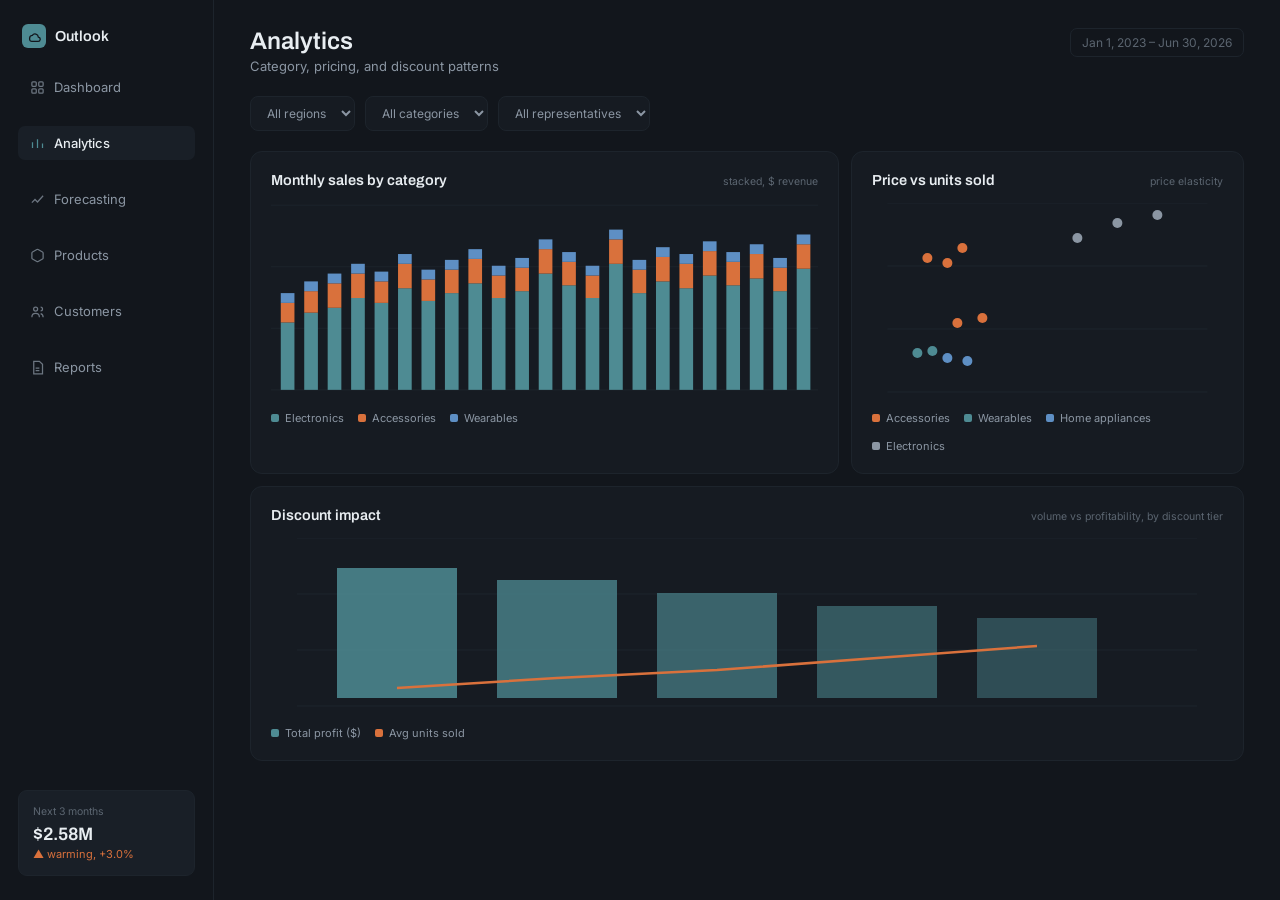
<file: testDesign/analytics.html>
<!DOCTYPE html>
<html lang="en">
<head>
<meta charset="UTF-8">
<title>Analytics — Outlook</title>
<link rel="stylesheet" href="theme.css">
</head>
<body>
<div class="shell">
  <aside class="rail">
    <div class="rail-brand">
      <div class="mk"><svg viewBox="0 0 24 24" fill="none" stroke="currentColor" stroke-width="2.4"><path d="M3 15a5 5 0 015-5 6 6 0 0111 3 4 4 0 01-1 8H7a4 4 0 01-4-4z"/></svg></div>
      <div class="nm">Outlook</div>
    </div>
    <a class="rail-item " href="dashboard.html"><svg viewBox="0 0 24 24" fill="none" stroke="currentColor" stroke-width="2"><rect x="3" y="3" width="7" height="7" rx="1.5"/><rect x="14" y="3" width="7" height="7" rx="1.5"/><rect x="3" y="14" width="7" height="7" rx="1.5"/><rect x="14" y="14" width="7" height="7" rx="1.5"/></svg>Dashboard</a>
    <a class="rail-item active" href="analytics.html"><svg viewBox="0 0 24 24" fill="none" stroke="currentColor" stroke-width="2"><path d="M4 19V10M12 19V5M20 19v-7"/></svg>Analytics</a>
    <a class="rail-item " href="forecasting.html"><svg viewBox="0 0 24 24" fill="none" stroke="currentColor" stroke-width="2"><path d="M3 17l5-5 4 4 9-10"/></svg>Forecasting</a>
    <a class="rail-item " href="products.html"><svg viewBox="0 0 24 24" fill="none" stroke="currentColor" stroke-width="2"><path d="M21 16V8a2 2 0 00-1-1.7l-7-4a2 2 0 00-2 0l-7 4A2 2 0 003 8v8a2 2 0 001 1.7l7 4a2 2 0 002 0l7-4A2 2 0 0021 16z"/></svg>Products</a>
    <a class="rail-item" href="#"><svg viewBox="0 0 24 24" fill="none" stroke="currentColor" stroke-width="2"><circle cx="9" cy="8" r="3.2"/><path d="M3 21c0-4 3-6 6-6s6 2 6 6M17 11a3 3 0 100-6M21 21c0-3-1.8-5-4-5.7"/></svg>Customers</a>
    <a class="rail-item " href="reports.html"><svg viewBox="0 0 24 24" fill="none" stroke="currentColor" stroke-width="2"><path d="M6 2h9l5 5v15H6z"/><path d="M9 13h6M9 17h6"/></svg>Reports</a>
    <div class="rail-foot">
      <div class="l">Next 3 months</div>
      <div class="v mono">$2.58M</div>
      <div class="d">▲ warming, +3.0%</div>
    </div>
  </aside>

  <main>
    <div class="topbar">
      <div>
        <h1>Analytics</h1>
        <p>Category, pricing, and discount patterns</p>
      </div>
      <div class="range">Jan 1, 2023 – Jun 30, 2026</div>
    </div>

    <div class="filter-bar">
      <select><option>All regions</option></select>
      <select><option>All categories</option></select>
      <select><option>All representatives</option></select>
    </div>

    <div class="grid-2">
      <div class="panel">
        <div class="panel-head"><h3>Monthly sales by category</h3><span class="tag">stacked, $ revenue</span></div>
        <svg viewBox="0 0 560 190" width="100%" height="190">
          <g stroke="#1D242C" stroke-width="1"><line x1="0" y1="0" x2="560" y2="0"/><line x1="0" y1="63" x2="560" y2="63"/><line x1="0" y1="126" x2="560" y2="126"/><line x1="0" y1="189" x2="560" y2="189"/></g>
          <!-- simplified bars, each a stack of 3 segments -->
          <g>
            <rect x="10" y="120" width="14" height="69" fill="var(--steel)"/><rect x="10" y="100" width="14" height="20" fill="var(--warm)"/><rect x="10" y="90" width="14" height="10" fill="var(--cool)"/>
            <rect x="34" y="110" width="14" height="79" fill="var(--steel)"/><rect x="34" y="88" width="14" height="22" fill="var(--warm)"/><rect x="34" y="78" width="14" height="10" fill="var(--cool)"/>
            <rect x="58" y="105" width="14" height="84" fill="var(--steel)"/><rect x="58" y="80" width="14" height="25" fill="var(--warm)"/><rect x="58" y="70" width="14" height="10" fill="var(--cool)"/>
            <rect x="82" y="95" width="14" height="94" fill="var(--steel)"/><rect x="82" y="70" width="14" height="25" fill="var(--warm)"/><rect x="82" y="60" width="14" height="10" fill="var(--cool)"/>
            <rect x="106" y="100" width="14" height="89" fill="var(--steel)"/><rect x="106" y="78" width="14" height="22" fill="var(--warm)"/><rect x="106" y="68" width="14" height="10" fill="var(--cool)"/>
            <rect x="130" y="85" width="14" height="104" fill="var(--steel)"/><rect x="130" y="60" width="14" height="25" fill="var(--warm)"/><rect x="130" y="50" width="14" height="10" fill="var(--cool)"/>
            <rect x="154" y="98" width="14" height="91" fill="var(--steel)"/><rect x="154" y="76" width="14" height="22" fill="var(--warm)"/><rect x="154" y="66" width="14" height="10" fill="var(--cool)"/>
            <rect x="178" y="90" width="14" height="99" fill="var(--steel)"/><rect x="178" y="66" width="14" height="24" fill="var(--warm)"/><rect x="178" y="56" width="14" height="10" fill="var(--cool)"/>
            <rect x="202" y="80" width="14" height="109" fill="var(--steel)"/><rect x="202" y="55" width="14" height="25" fill="var(--warm)"/><rect x="202" y="45" width="14" height="10" fill="var(--cool)"/>
            <rect x="226" y="95" width="14" height="94" fill="var(--steel)"/><rect x="226" y="72" width="14" height="23" fill="var(--warm)"/><rect x="226" y="62" width="14" height="10" fill="var(--cool)"/>
            <rect x="250" y="88" width="14" height="101" fill="var(--steel)"/><rect x="250" y="64" width="14" height="24" fill="var(--warm)"/><rect x="250" y="54" width="14" height="10" fill="var(--cool)"/>
            <rect x="274" y="70" width="14" height="119" fill="var(--steel)"/><rect x="274" y="45" width="14" height="25" fill="var(--warm)"/><rect x="274" y="35" width="14" height="10" fill="var(--cool)"/>
            <rect x="298" y="82" width="14" height="107" fill="var(--steel)"/><rect x="298" y="58" width="14" height="24" fill="var(--warm)"/><rect x="298" y="48" width="14" height="10" fill="var(--cool)"/>
            <rect x="322" y="95" width="14" height="94" fill="var(--steel)"/><rect x="322" y="72" width="14" height="23" fill="var(--warm)"/><rect x="322" y="62" width="14" height="10" fill="var(--cool)"/>
            <rect x="346" y="60" width="14" height="129" fill="var(--steel)"/><rect x="346" y="35" width="14" height="25" fill="var(--warm)"/><rect x="346" y="25" width="14" height="10" fill="var(--cool)"/>
            <rect x="370" y="90" width="14" height="99" fill="var(--steel)"/><rect x="370" y="66" width="14" height="24" fill="var(--warm)"/><rect x="370" y="56" width="14" height="10" fill="var(--cool)"/>
            <rect x="394" y="78" width="14" height="111" fill="var(--steel)"/><rect x="394" y="53" width="14" height="25" fill="var(--warm)"/><rect x="394" y="43" width="14" height="10" fill="var(--cool)"/>
            <rect x="418" y="85" width="14" height="104" fill="var(--steel)"/><rect x="418" y="60" width="14" height="25" fill="var(--warm)"/><rect x="418" y="50" width="14" height="10" fill="var(--cool)"/>
            <rect x="442" y="72" width="14" height="117" fill="var(--steel)"/><rect x="442" y="47" width="14" height="25" fill="var(--warm)"/><rect x="442" y="37" width="14" height="10" fill="var(--cool)"/>
            <rect x="466" y="82" width="14" height="107" fill="var(--steel)"/><rect x="466" y="58" width="14" height="24" fill="var(--warm)"/><rect x="466" y="48" width="14" height="10" fill="var(--cool)"/>
            <rect x="490" y="75" width="14" height="114" fill="var(--steel)"/><rect x="490" y="50" width="14" height="25" fill="var(--warm)"/><rect x="490" y="40" width="14" height="10" fill="var(--cool)"/>
            <rect x="514" y="88" width="14" height="101" fill="var(--steel)"/><rect x="514" y="64" width="14" height="24" fill="var(--warm)"/><rect x="514" y="54" width="14" height="10" fill="var(--cool)"/>
            <rect x="538" y="65" width="14" height="124" fill="var(--steel)"/><rect x="538" y="40" width="14" height="25" fill="var(--warm)"/><rect x="538" y="30" width="14" height="10" fill="var(--cool)"/>
          </g>
        </svg>
        <div class="legend"><span><i style="background:var(--steel)"></i>Electronics</span><span><i style="background:var(--warm)"></i>Accessories</span><span><i style="background:var(--cool)"></i>Wearables</span></div>
      </div>
      <div class="panel">
        <div class="panel-head"><h3>Price vs units sold</h3><span class="tag">price elasticity</span></div>
        <svg viewBox="0 0 320 190" width="100%" height="190">
          <g stroke="#1D242C" stroke-width="1"><line x1="0" y1="0" x2="320" y2="0"/><line x1="0" y1="63" x2="320" y2="63"/><line x1="0" y1="126" x2="320" y2="126"/><line x1="0" y1="189" x2="320" y2="189"/></g>
          <circle cx="30" cy="150" r="5" fill="var(--steel)"/><circle cx="45" cy="148" r="5" fill="var(--steel)"/>
          <circle cx="70" cy="120" r="5" fill="var(--warm)"/><circle cx="95" cy="115" r="5" fill="var(--warm)"/>
          <circle cx="60" cy="155" r="5" fill="var(--cool)"/><circle cx="80" cy="158" r="5" fill="var(--cool)"/>
          <circle cx="40" cy="55" r="5" fill="var(--warm)"/><circle cx="60" cy="60" r="5" fill="var(--warm)"/><circle cx="75" cy="45" r="5" fill="var(--warm)"/>
          <circle cx="190" cy="35" r="5" fill="var(--text-mid)"/><circle cx="230" cy="20" r="5" fill="var(--text-mid)"/><circle cx="270" cy="12" r="5" fill="var(--text-mid)"/>
        </svg>
        <div class="legend"><span><i style="background:var(--warm)"></i>Accessories</span><span><i style="background:var(--steel)"></i>Wearables</span><span><i style="background:var(--cool)"></i>Home appliances</span><span><i style="background:var(--text-mid)"></i>Electronics</span></div>
      </div>
    </div>

    <div class="panel">
      <div class="panel-head"><h3>Discount impact</h3><span class="tag">volume vs profitability, by discount tier</span></div>
      <svg viewBox="0 0 900 170" width="100%" height="170">
        <g stroke="#1D242C" stroke-width="1"><line x1="0" y1="0" x2="900" y2="0"/><line x1="0" y1="56" x2="900" y2="56"/><line x1="0" y1="112" x2="900" y2="112"/><line x1="0" y1="168" x2="900" y2="168"/></g>
        <rect x="40" y="30" width="120" height="130" fill="var(--steel)" opacity="0.85"/>
        <rect x="200" y="42" width="120" height="118" fill="var(--steel)" opacity="0.75"/>
        <rect x="360" y="55" width="120" height="105" fill="var(--steel)" opacity="0.65"/>
        <rect x="520" y="68" width="120" height="92" fill="var(--steel)" opacity="0.55"/>
        <rect x="680" y="80" width="120" height="80" fill="var(--steel)" opacity="0.45"/>
        <polyline points="100,150 260,140 420,132 580,120 740,108" fill="none" stroke="var(--warm)" stroke-width="2.5"/>
      </svg>
      <div class="legend"><span><i style="background:var(--steel)"></i>Total profit ($)</span><span><i style="background:var(--warm)"></i>Avg units sold</span></div>
    </div>
  </main>
</div>
</body>
</html>
</file>
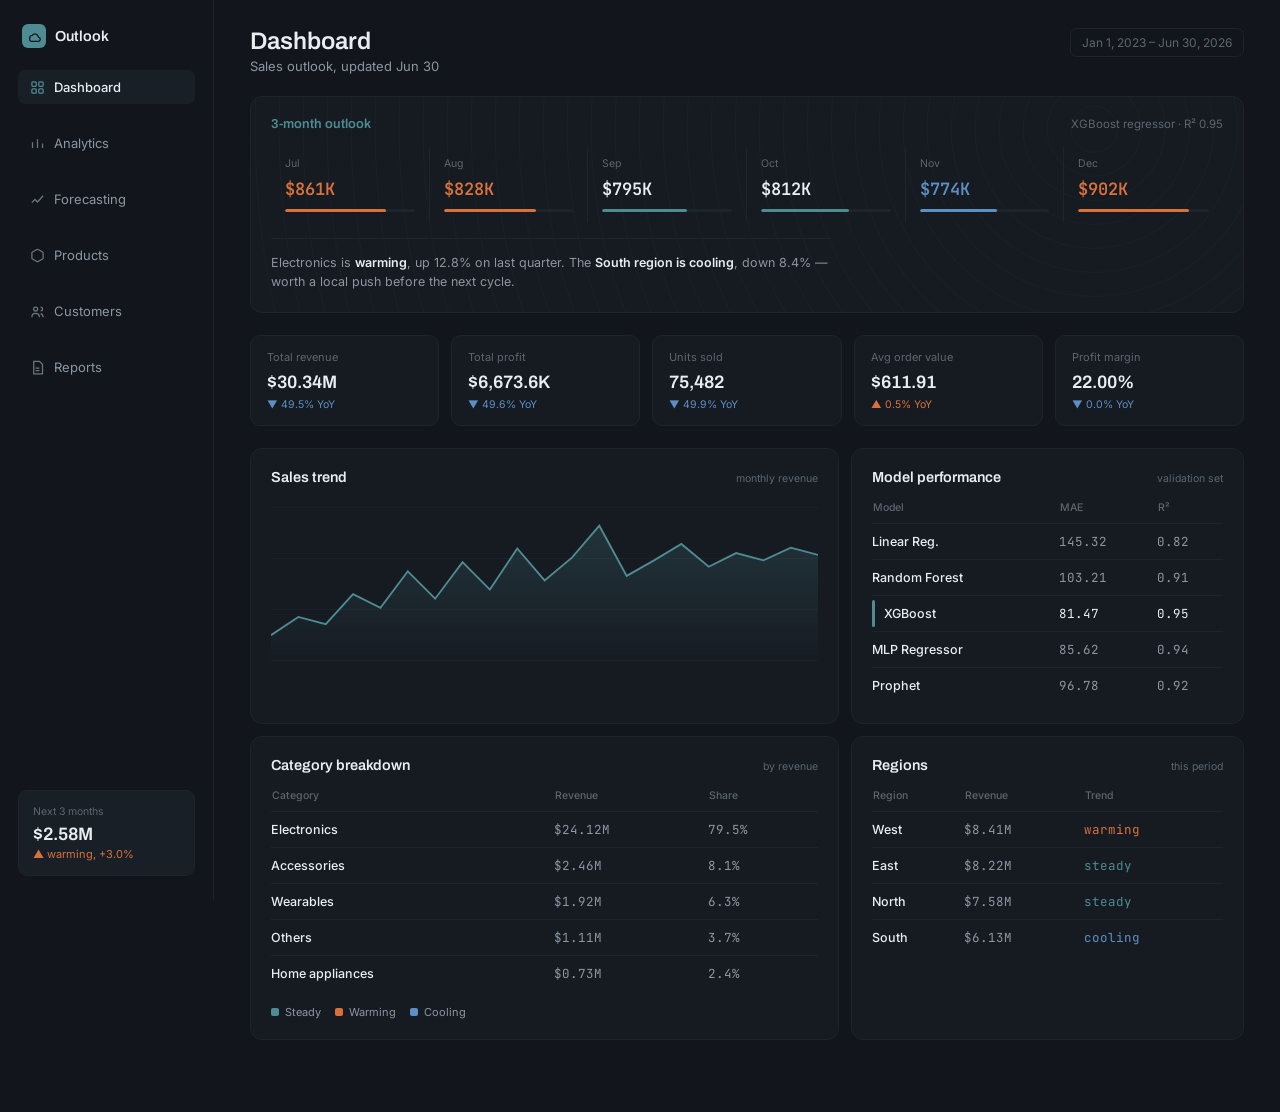
<file: testDesign/dashboard.html>
<!DOCTYPE html>
<html lang="en">
<head>
<meta charset="UTF-8">
<title>Dashboard — Outlook</title>
<link rel="stylesheet" href="theme.css">
</head>
<body>
<div class="shell">
  <aside class="rail">
    <div class="rail-brand">
      <div class="mk"><svg viewBox="0 0 24 24" fill="none" stroke="currentColor" stroke-width="2.4"><path d="M3 15a5 5 0 015-5 6 6 0 0111 3 4 4 0 01-1 8H7a4 4 0 01-4-4z"/></svg></div>
      <div class="nm">Outlook</div>
    </div>
    <a class="rail-item active" href="dashboard.html"><svg viewBox="0 0 24 24" fill="none" stroke="currentColor" stroke-width="2"><rect x="3" y="3" width="7" height="7" rx="1.5"/><rect x="14" y="3" width="7" height="7" rx="1.5"/><rect x="3" y="14" width="7" height="7" rx="1.5"/><rect x="14" y="14" width="7" height="7" rx="1.5"/></svg>Dashboard</a>
    <a class="rail-item " href="analytics.html"><svg viewBox="0 0 24 24" fill="none" stroke="currentColor" stroke-width="2"><path d="M4 19V10M12 19V5M20 19v-7"/></svg>Analytics</a>
    <a class="rail-item " href="forecasting.html"><svg viewBox="0 0 24 24" fill="none" stroke="currentColor" stroke-width="2"><path d="M3 17l5-5 4 4 9-10"/></svg>Forecasting</a>
    <a class="rail-item " href="products.html"><svg viewBox="0 0 24 24" fill="none" stroke="currentColor" stroke-width="2"><path d="M21 16V8a2 2 0 00-1-1.7l-7-4a2 2 0 00-2 0l-7 4A2 2 0 003 8v8a2 2 0 001 1.7l7 4a2 2 0 002 0l7-4A2 2 0 0021 16z"/></svg>Products</a>
    <a class="rail-item" href="#"><svg viewBox="0 0 24 24" fill="none" stroke="currentColor" stroke-width="2"><circle cx="9" cy="8" r="3.2"/><path d="M3 21c0-4 3-6 6-6s6 2 6 6M17 11a3 3 0 100-6M21 21c0-3-1.8-5-4-5.7"/></svg>Customers</a>
    <a class="rail-item " href="reports.html"><svg viewBox="0 0 24 24" fill="none" stroke="currentColor" stroke-width="2"><path d="M6 2h9l5 5v15H6z"/><path d="M9 13h6M9 17h6"/></svg>Reports</a>
    <div class="rail-foot">
      <div class="l">Next 3 months</div>
      <div class="v mono">$2.58M</div>
      <div class="d">▲ warming, +3.0%</div>
    </div>
  </aside>

  <main>
    <div class="topbar">
      <div>
        <h1>Dashboard</h1>
        <p>Sales outlook, updated Jun 30</p>
      </div>
      <div class="range">Jan 1, 2023 – Jun 30, 2026</div>
    </div>

    <div class="panel contour-bg" style="position:relative;overflow:hidden;margin-bottom:22px;">
      <div style="display:flex;justify-content:space-between;align-items:baseline;margin-bottom:16px;position:relative;">
        <div class="archivo" style="font-size:13px;font-weight:600;color:var(--steel);">3-month outlook</div>
        <div style="font-size:11.5px;color:var(--text-low);">XGBoost regressor · R² 0.95</div>
      </div>
      <div style="display:grid;grid-template-columns:repeat(6,1fr);position:relative;">
        <div style="padding:10px 14px;border-right:1px solid var(--line-soft);"><div style="font-size:10.5px;color:var(--text-low);margin-bottom:8px;">Jul</div><div class="archivo mono" style="font-size:17px;font-weight:600;color:var(--warm);">$861K</div><div class="bar" style="margin-top:9px;"><i style="background:var(--warm);width:78%"></i></div></div>
        <div style="padding:10px 14px;border-right:1px solid var(--line-soft);"><div style="font-size:10.5px;color:var(--text-low);margin-bottom:8px;">Aug</div><div class="archivo mono" style="font-size:17px;font-weight:600;color:var(--warm);">$828K</div><div class="bar" style="margin-top:9px;"><i style="background:var(--warm);width:71%"></i></div></div>
        <div style="padding:10px 14px;border-right:1px solid var(--line-soft);"><div style="font-size:10.5px;color:var(--text-low);margin-bottom:8px;">Sep</div><div class="archivo mono" style="font-size:17px;font-weight:600;">$795K</div><div class="bar" style="margin-top:9px;"><i style="background:var(--steel);width:65%"></i></div></div>
        <div style="padding:10px 14px;border-right:1px solid var(--line-soft);"><div style="font-size:10.5px;color:var(--text-low);margin-bottom:8px;">Oct</div><div class="archivo mono" style="font-size:17px;font-weight:600;">$812K</div><div class="bar" style="margin-top:9px;"><i style="background:var(--steel);width:68%"></i></div></div>
        <div style="padding:10px 14px;border-right:1px solid var(--line-soft);"><div style="font-size:10.5px;color:var(--text-low);margin-bottom:8px;">Nov</div><div class="archivo mono" style="font-size:17px;font-weight:600;color:var(--cool);">$774K</div><div class="bar" style="margin-top:9px;"><i style="background:var(--cool);width:60%"></i></div></div>
        <div style="padding:10px 14px;"><div style="font-size:10.5px;color:var(--text-low);margin-bottom:8px;">Dec</div><div class="archivo mono" style="font-size:17px;font-weight:600;color:var(--warm);">$902K</div><div class="bar" style="margin-top:9px;"><i style="background:var(--warm);width:85%"></i></div></div>
      </div>
      <div style="margin-top:16px;padding-top:14px;border-top:1px solid var(--line-soft);font-size:12.5px;color:var(--text-mid);line-height:1.55;max-width:70ch;position:relative;">Electronics is <b style="color:var(--text-hi);font-weight:600;">warming</b>, up 12.8% on last quarter. The <b style="color:var(--text-hi);font-weight:600;">South region is cooling</b>, down 8.4% — worth a local push before the next cycle.</div>
    </div>

    <div class="kpi-row">
      <div class="kpi"><div class="l">Total revenue</div><div class="n">$30.34M</div><div class="d cool">▼ 49.5% YoY</div></div>
      <div class="kpi"><div class="l">Total profit</div><div class="n">$6,673.6K</div><div class="d cool">▼ 49.6% YoY</div></div>
      <div class="kpi"><div class="l">Units sold</div><div class="n">75,482</div><div class="d cool">▼ 49.9% YoY</div></div>
      <div class="kpi"><div class="l">Avg order value</div><div class="n">$611.91</div><div class="d warm">▲ 0.5% YoY</div></div>
      <div class="kpi"><div class="l">Profit margin</div><div class="n">22.00%</div><div class="d cool">▼ 0.0% YoY</div></div>
    </div>

    <div class="grid-2">
      <div class="panel">
        <div class="panel-head"><h3>Sales trend</h3><span class="tag">monthly revenue</span></div>
        <svg viewBox="0 0 600 170" width="100%" height="170">
          <defs><linearGradient id="fillT" x1="0" y1="0" x2="0" y2="1">
            <stop offset="0%" stop-color="#4E8B93" stop-opacity="0.22"/><stop offset="100%" stop-color="#4E8B93" stop-opacity="0"/>
          </linearGradient></defs>
          <g stroke="#1D242C" stroke-width="1"><line x1="0" y1="0" x2="600" y2="0"/><line x1="0" y1="56" x2="600" y2="56"/><line x1="0" y1="112" x2="600" y2="112"/><line x1="0" y1="168" x2="600" y2="168"/></g>
          <polygon points="0,140 30,120 60,128 90,95 120,110 150,70 180,100 210,60 240,90 270,45 300,80 330,55 360,20 390,75 420,58 450,40 480,65 510,50 540,58 570,44 600,52 600,170 0,170" fill="url(#fillT)"/>
          <polyline points="0,140 30,120 60,128 90,95 120,110 150,70 180,100 210,60 240,90 270,45 300,80 330,55 360,20 390,75 420,58 450,40 480,65 510,50 540,58 570,44 600,52" fill="none" stroke="var(--steel)" stroke-width="2"/>
        </svg>
      </div>
      <div class="panel">
        <div class="panel-head"><h3>Model performance</h3><span class="tag">validation set</span></div>
        <table>
          <thead><tr><th>Model</th><th>MAE</th><th>R²</th></tr></thead>
          <tbody>
            <tr><td class="name">Linear Reg.</td><td class="mono">145.32</td><td class="mono">0.82</td></tr>
            <tr><td class="name">Random Forest</td><td class="mono">103.21</td><td class="mono">0.91</td></tr>
            <tr class="best"><td class="name">XGBoost</td><td class="mono">81.47</td><td class="mono">0.95</td></tr>
            <tr><td class="name">MLP Regressor</td><td class="mono">85.62</td><td class="mono">0.94</td></tr>
            <tr><td class="name">Prophet</td><td class="mono">96.78</td><td class="mono">0.92</td></tr>
          </tbody>
        </table>
      </div>
    </div>

    <div class="grid-2">
      <div class="panel">
        <div class="panel-head"><h3>Category breakdown</h3><span class="tag">by revenue</span></div>
        <table>
          <thead><tr><th>Category</th><th>Revenue</th><th>Share</th></tr></thead>
          <tbody>
            <tr><td class="name">Electronics</td><td class="mono">$24.12M</td><td class="mono">79.5%</td></tr>
            <tr><td class="name">Accessories</td><td class="mono">$2.46M</td><td class="mono">8.1%</td></tr>
            <tr><td class="name">Wearables</td><td class="mono">$1.92M</td><td class="mono">6.3%</td></tr>
            <tr><td class="name">Others</td><td class="mono">$1.11M</td><td class="mono">3.7%</td></tr>
            <tr><td class="name">Home appliances</td><td class="mono">$0.73M</td><td class="mono">2.4%</td></tr>
          </tbody>
        </table>
        <div class="legend"><span><i style="background:var(--steel)"></i>Steady</span><span><i style="background:var(--warm)"></i>Warming</span><span><i style="background:var(--cool)"></i>Cooling</span></div>
      </div>
      <div class="panel">
        <div class="panel-head"><h3>Regions</h3><span class="tag">this period</span></div>
        <table>
          <thead><tr><th>Region</th><th>Revenue</th><th>Trend</th></tr></thead>
          <tbody>
            <tr><td class="name">West</td><td class="mono">$8.41M</td><td class="mono" style="color:var(--warm)">warming</td></tr>
            <tr><td class="name">East</td><td class="mono">$8.22M</td><td class="mono" style="color:var(--steel)">steady</td></tr>
            <tr><td class="name">North</td><td class="mono">$7.58M</td><td class="mono" style="color:var(--steel)">steady</td></tr>
            <tr><td class="name">South</td><td class="mono">$6.13M</td><td class="mono" style="color:var(--cool)">cooling</td></tr>
          </tbody>
        </table>
      </div>
    </div>
  </main>
</div>
</body>
</html>
</file>
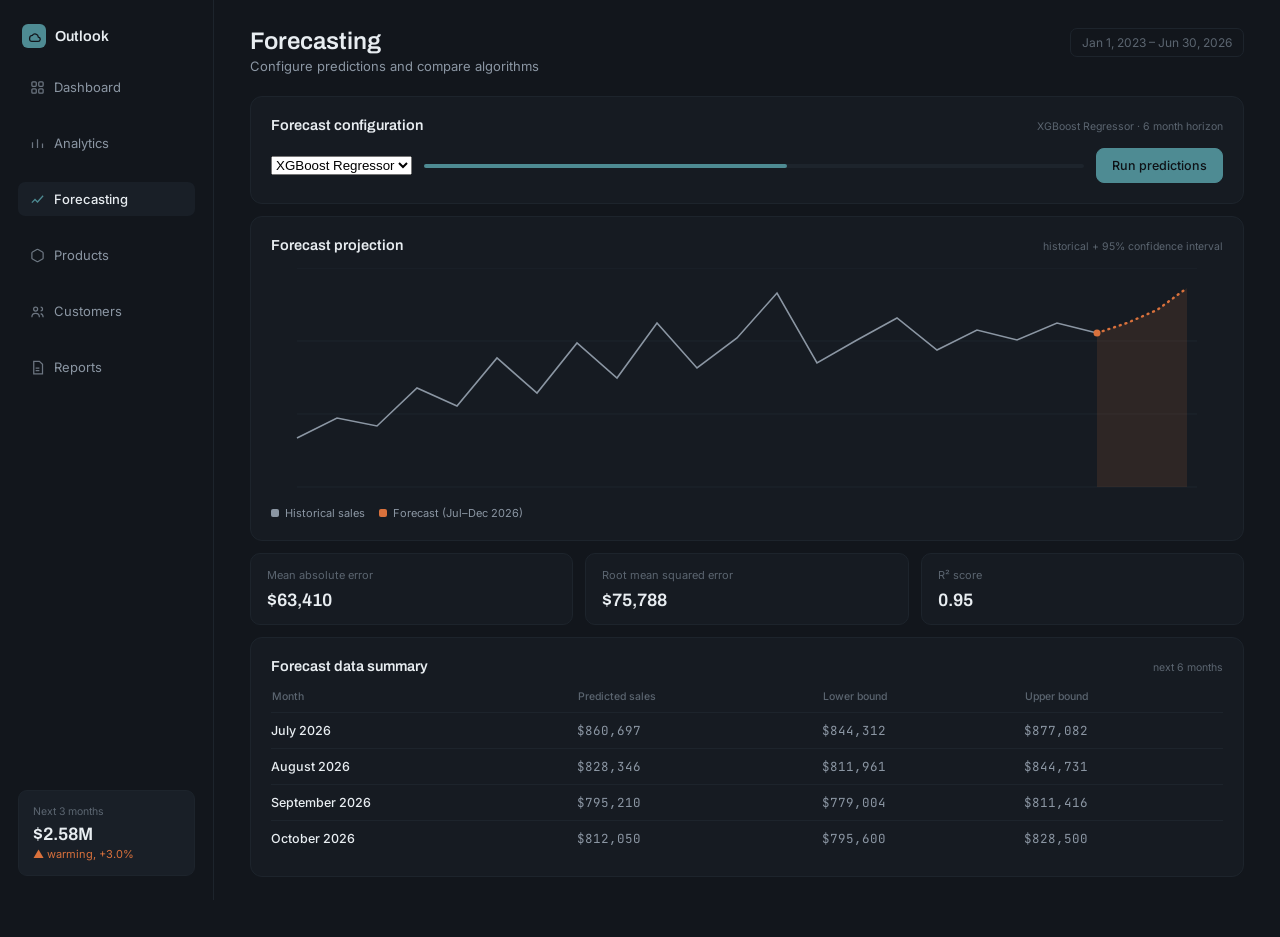
<file: testDesign/forecasting.html>
<!DOCTYPE html>
<html lang="en">
<head>
<meta charset="UTF-8">
<title>Forecasting — Outlook</title>
<link rel="stylesheet" href="theme.css">
</head>
<body>
<div class="shell">
  <aside class="rail">
    <div class="rail-brand">
      <div class="mk"><svg viewBox="0 0 24 24" fill="none" stroke="currentColor" stroke-width="2.4"><path d="M3 15a5 5 0 015-5 6 6 0 0111 3 4 4 0 01-1 8H7a4 4 0 01-4-4z"/></svg></div>
      <div class="nm">Outlook</div>
    </div>
    <a class="rail-item " href="dashboard.html"><svg viewBox="0 0 24 24" fill="none" stroke="currentColor" stroke-width="2"><rect x="3" y="3" width="7" height="7" rx="1.5"/><rect x="14" y="3" width="7" height="7" rx="1.5"/><rect x="3" y="14" width="7" height="7" rx="1.5"/><rect x="14" y="14" width="7" height="7" rx="1.5"/></svg>Dashboard</a>
    <a class="rail-item " href="analytics.html"><svg viewBox="0 0 24 24" fill="none" stroke="currentColor" stroke-width="2"><path d="M4 19V10M12 19V5M20 19v-7"/></svg>Analytics</a>
    <a class="rail-item active" href="forecasting.html"><svg viewBox="0 0 24 24" fill="none" stroke="currentColor" stroke-width="2"><path d="M3 17l5-5 4 4 9-10"/></svg>Forecasting</a>
    <a class="rail-item " href="products.html"><svg viewBox="0 0 24 24" fill="none" stroke="currentColor" stroke-width="2"><path d="M21 16V8a2 2 0 00-1-1.7l-7-4a2 2 0 00-2 0l-7 4A2 2 0 003 8v8a2 2 0 001 1.7l7 4a2 2 0 002 0l7-4A2 2 0 0021 16z"/></svg>Products</a>
    <a class="rail-item" href="#"><svg viewBox="0 0 24 24" fill="none" stroke="currentColor" stroke-width="2"><circle cx="9" cy="8" r="3.2"/><path d="M3 21c0-4 3-6 6-6s6 2 6 6M17 11a3 3 0 100-6M21 21c0-3-1.8-5-4-5.7"/></svg>Customers</a>
    <a class="rail-item " href="reports.html"><svg viewBox="0 0 24 24" fill="none" stroke="currentColor" stroke-width="2"><path d="M6 2h9l5 5v15H6z"/><path d="M9 13h6M9 17h6"/></svg>Reports</a>
    <div class="rail-foot">
      <div class="l">Next 3 months</div>
      <div class="v mono">$2.58M</div>
      <div class="d">▲ warming, +3.0%</div>
    </div>
  </aside>

  <main>
    <div class="topbar">
      <div>
        <h1>Forecasting</h1>
        <p>Configure predictions and compare algorithms</p>
      </div>
      <div class="range">Jan 1, 2023 – Jun 30, 2026</div>
    </div>

    <div class="panel" style="margin-bottom:12px;">
      <div class="panel-head"><h3>Forecast configuration</h3><span class="tag">XGBoost Regressor · 6 month horizon</span></div>
      <div style="display:flex;gap:12px;align-items:center;flex-wrap:wrap;">
        <select><option>XGBoost Regressor</option></select>
        <div style="flex:1;min-width:220px;height:4px;background:var(--line-soft);border-radius:2px;position:relative;">
          <div style="position:absolute;left:0;top:0;bottom:0;width:55%;background:var(--steel);border-radius:2px;"></div>
        </div>
        <span class="btn primary">Run predictions</span>
      </div>
    </div>

    <div class="panel" style="margin-bottom:12px;">
      <div class="panel-head"><h3>Forecast projection</h3><span class="tag">historical + 95% confidence interval</span></div>
      <svg viewBox="0 0 900 220" width="100%" height="220">
        <g stroke="#1D242C" stroke-width="1"><line x1="0" y1="0" x2="900" y2="0"/><line x1="0" y1="73" x2="900" y2="73"/><line x1="0" y1="146" x2="900" y2="146"/><line x1="0" y1="219" x2="900" y2="219"/></g>
        <polyline points="0,170 40,150 80,158 120,120 160,138 200,90 240,125 280,75 320,110 360,55 400,100
                   440,70 480,25 520,95 560,72 600,50 640,82 680,62 720,72 760,55 800,65"
          fill="none" stroke="var(--text-mid)" stroke-width="1.6"/>
        <polygon points="800,65 830,55 860,42 890,20 890,219 800,219" fill="var(--warm)" opacity="0.12"/>
        <polyline points="800,65 830,55 860,42 890,20" fill="none" stroke="var(--warm)" stroke-width="2.4" stroke-dasharray="1 5" stroke-linecap="round"/>
        <circle cx="800" cy="65" r="3.5" fill="var(--warm)"/>
      </svg>
      <div class="legend"><span><i style="background:var(--text-mid)"></i>Historical sales</span><span><i style="background:var(--warm)"></i>Forecast (Jul–Dec 2026)</span></div>
    </div>

    <div class="grid-3">
      <div class="kpi"><div class="l">Mean absolute error</div><div class="n">$63,410</div></div>
      <div class="kpi"><div class="l">Root mean squared error</div><div class="n">$75,788</div></div>
      <div class="kpi"><div class="l">R² score</div><div class="n">0.95</div></div>
    </div>

    <div class="panel">
      <div class="panel-head"><h3>Forecast data summary</h3><span class="tag">next 6 months</span></div>
      <table>
        <thead><tr><th>Month</th><th>Predicted sales</th><th>Lower bound</th><th>Upper bound</th></tr></thead>
        <tbody>
          <tr><td class="name">July 2026</td><td class="mono">$860,697</td><td class="mono">$844,312</td><td class="mono">$877,082</td></tr>
          <tr><td class="name">August 2026</td><td class="mono">$828,346</td><td class="mono">$811,961</td><td class="mono">$844,731</td></tr>
          <tr><td class="name">September 2026</td><td class="mono">$795,210</td><td class="mono">$779,004</td><td class="mono">$811,416</td></tr>
          <tr><td class="name">October 2026</td><td class="mono">$812,050</td><td class="mono">$795,600</td><td class="mono">$828,500</td></tr>
        </tbody>
      </table>
    </div>
  </main>
</div>
</body>
</html>
</file>
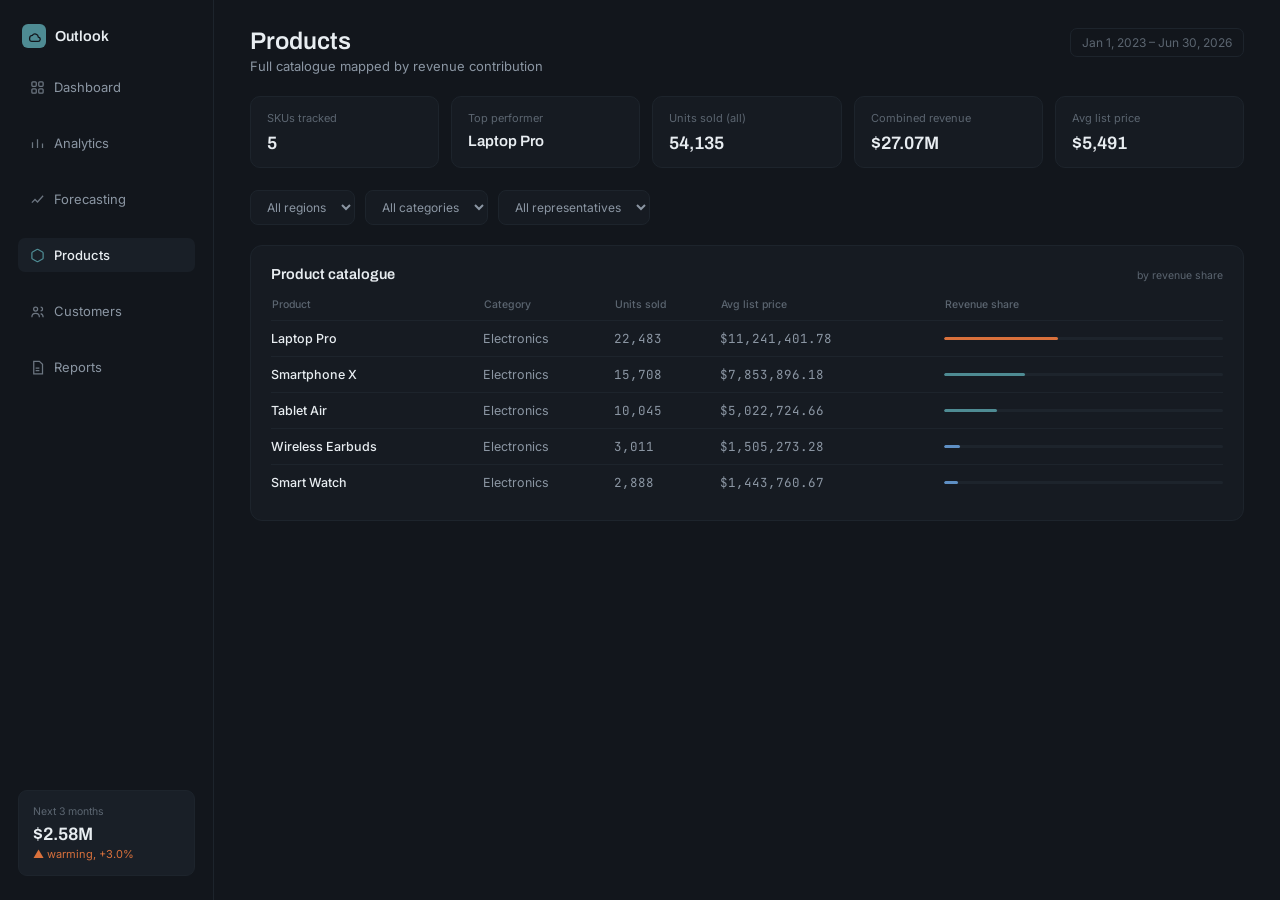
<file: testDesign/products.html>
<!DOCTYPE html>
<html lang="en">
<head>
<meta charset="UTF-8">
<title>Products — Outlook</title>
<link rel="stylesheet" href="theme.css">
</head>
<body>
<div class="shell">
  <aside class="rail">
    <div class="rail-brand">
      <div class="mk"><svg viewBox="0 0 24 24" fill="none" stroke="currentColor" stroke-width="2.4"><path d="M3 15a5 5 0 015-5 6 6 0 0111 3 4 4 0 01-1 8H7a4 4 0 01-4-4z"/></svg></div>
      <div class="nm">Outlook</div>
    </div>
    <a class="rail-item " href="dashboard.html"><svg viewBox="0 0 24 24" fill="none" stroke="currentColor" stroke-width="2"><rect x="3" y="3" width="7" height="7" rx="1.5"/><rect x="14" y="3" width="7" height="7" rx="1.5"/><rect x="3" y="14" width="7" height="7" rx="1.5"/><rect x="14" y="14" width="7" height="7" rx="1.5"/></svg>Dashboard</a>
    <a class="rail-item " href="analytics.html"><svg viewBox="0 0 24 24" fill="none" stroke="currentColor" stroke-width="2"><path d="M4 19V10M12 19V5M20 19v-7"/></svg>Analytics</a>
    <a class="rail-item " href="forecasting.html"><svg viewBox="0 0 24 24" fill="none" stroke="currentColor" stroke-width="2"><path d="M3 17l5-5 4 4 9-10"/></svg>Forecasting</a>
    <a class="rail-item active" href="products.html"><svg viewBox="0 0 24 24" fill="none" stroke="currentColor" stroke-width="2"><path d="M21 16V8a2 2 0 00-1-1.7l-7-4a2 2 0 00-2 0l-7 4A2 2 0 003 8v8a2 2 0 001 1.7l7 4a2 2 0 002 0l7-4A2 2 0 0021 16z"/></svg>Products</a>
    <a class="rail-item" href="#"><svg viewBox="0 0 24 24" fill="none" stroke="currentColor" stroke-width="2"><circle cx="9" cy="8" r="3.2"/><path d="M3 21c0-4 3-6 6-6s6 2 6 6M17 11a3 3 0 100-6M21 21c0-3-1.8-5-4-5.7"/></svg>Customers</a>
    <a class="rail-item " href="reports.html"><svg viewBox="0 0 24 24" fill="none" stroke="currentColor" stroke-width="2"><path d="M6 2h9l5 5v15H6z"/><path d="M9 13h6M9 17h6"/></svg>Reports</a>
    <div class="rail-foot">
      <div class="l">Next 3 months</div>
      <div class="v mono">$2.58M</div>
      <div class="d">▲ warming, +3.0%</div>
    </div>
  </aside>

  <main>
    <div class="topbar">
      <div>
        <h1>Products</h1>
        <p>Full catalogue mapped by revenue contribution</p>
      </div>
      <div class="range">Jan 1, 2023 – Jun 30, 2026</div>
    </div>

    <div class="kpi-row">
      <div class="kpi"><div class="l">SKUs tracked</div><div class="n">5</div></div>
      <div class="kpi"><div class="l">Top performer</div><div class="n" style="font-size:15px;">Laptop Pro</div></div>
      <div class="kpi"><div class="l">Units sold (all)</div><div class="n">54,135</div></div>
      <div class="kpi"><div class="l">Combined revenue</div><div class="n">$27.07M</div></div>
      <div class="kpi"><div class="l">Avg list price</div><div class="n">$5,491</div></div>
    </div>

    <div class="filter-bar">
      <select><option>All regions</option></select>
      <select><option>All categories</option></select>
      <select><option>All representatives</option></select>
    </div>

    <div class="panel">
      <div class="panel-head"><h3>Product catalogue</h3><span class="tag">by revenue share</span></div>
      <table>
        <thead><tr><th>Product</th><th>Category</th><th>Units sold</th><th>Avg list price</th><th>Revenue share</th></tr></thead>
        <tbody>
          <tr>
            <td class="name">Laptop Pro</td><td>Electronics</td><td class="mono">22,483</td><td class="mono">$11,241,401.78</td>
            <td style="min-width:140px;"><div class="bar"><i style="background:var(--warm);width:41%"></i></div></td>
          </tr>
          <tr>
            <td class="name">Smartphone X</td><td>Electronics</td><td class="mono">15,708</td><td class="mono">$7,853,896.18</td>
            <td><div class="bar"><i style="background:var(--steel);width:29%"></i></div></td>
          </tr>
          <tr>
            <td class="name">Tablet Air</td><td>Electronics</td><td class="mono">10,045</td><td class="mono">$5,022,724.66</td>
            <td><div class="bar"><i style="background:var(--steel);width:19%"></i></div></td>
          </tr>
          <tr>
            <td class="name">Wireless Earbuds</td><td>Electronics</td><td class="mono">3,011</td><td class="mono">$1,505,273.28</td>
            <td><div class="bar"><i style="background:var(--cool);width:6%"></i></div></td>
          </tr>
          <tr>
            <td class="name">Smart Watch</td><td>Electronics</td><td class="mono">2,888</td><td class="mono">$1,443,760.67</td>
            <td><div class="bar"><i style="background:var(--cool);width:5%"></i></div></td>
          </tr>
        </tbody>
      </table>
    </div>
  </main>
</div>
</body>
</html>
</file>
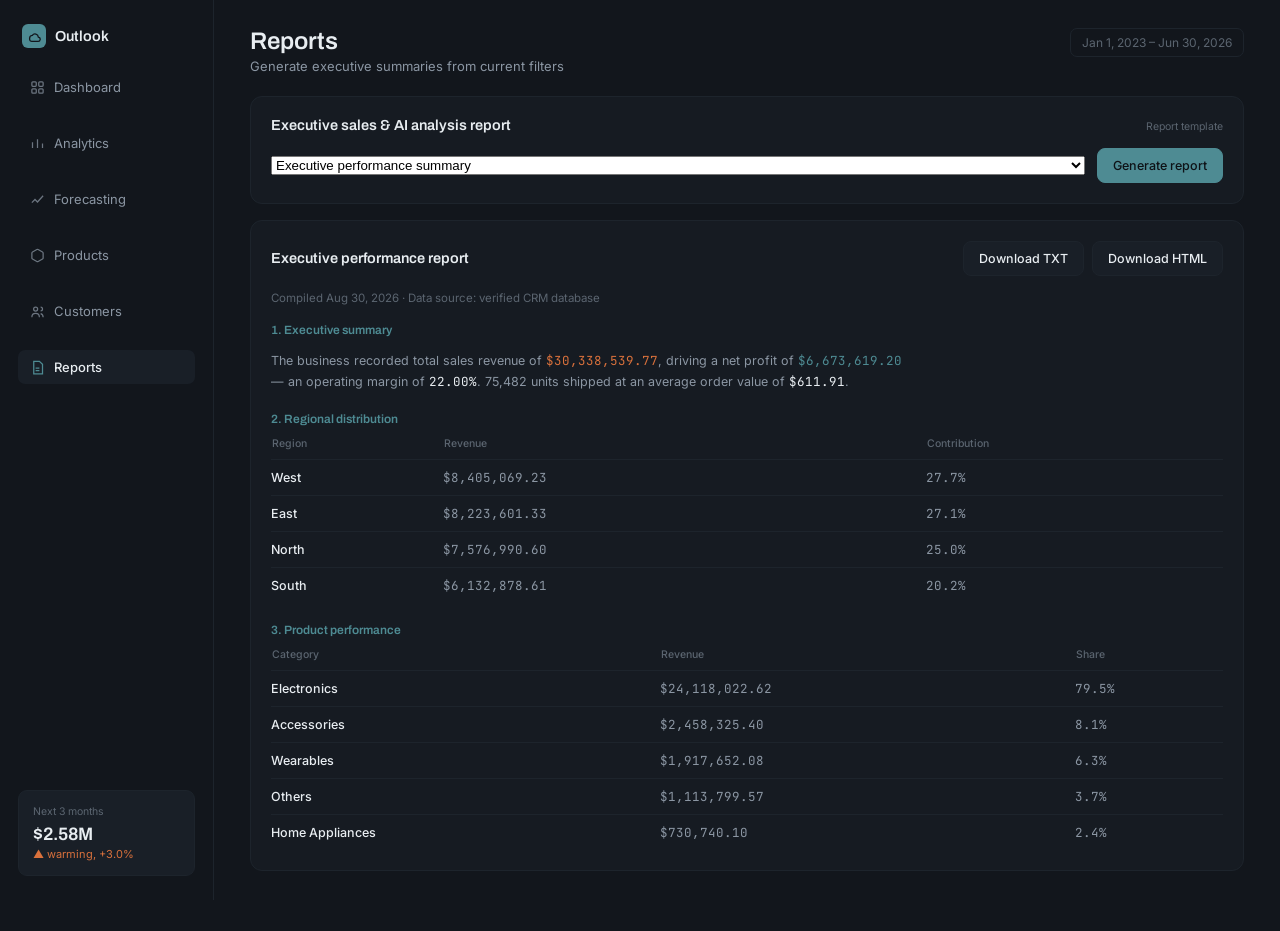
<file: testDesign/reports.html>
<!DOCTYPE html>
<html lang="en">
<head>
<meta charset="UTF-8">
<title>Reports — Outlook</title>
<link rel="stylesheet" href="theme.css">
</head>
<body>
<div class="shell">
  <aside class="rail">
    <div class="rail-brand">
      <div class="mk"><svg viewBox="0 0 24 24" fill="none" stroke="currentColor" stroke-width="2.4"><path d="M3 15a5 5 0 015-5 6 6 0 0111 3 4 4 0 01-1 8H7a4 4 0 01-4-4z"/></svg></div>
      <div class="nm">Outlook</div>
    </div>
    <a class="rail-item " href="dashboard.html"><svg viewBox="0 0 24 24" fill="none" stroke="currentColor" stroke-width="2"><rect x="3" y="3" width="7" height="7" rx="1.5"/><rect x="14" y="3" width="7" height="7" rx="1.5"/><rect x="3" y="14" width="7" height="7" rx="1.5"/><rect x="14" y="14" width="7" height="7" rx="1.5"/></svg>Dashboard</a>
    <a class="rail-item " href="analytics.html"><svg viewBox="0 0 24 24" fill="none" stroke="currentColor" stroke-width="2"><path d="M4 19V10M12 19V5M20 19v-7"/></svg>Analytics</a>
    <a class="rail-item " href="forecasting.html"><svg viewBox="0 0 24 24" fill="none" stroke="currentColor" stroke-width="2"><path d="M3 17l5-5 4 4 9-10"/></svg>Forecasting</a>
    <a class="rail-item " href="products.html"><svg viewBox="0 0 24 24" fill="none" stroke="currentColor" stroke-width="2"><path d="M21 16V8a2 2 0 00-1-1.7l-7-4a2 2 0 00-2 0l-7 4A2 2 0 003 8v8a2 2 0 001 1.7l7 4a2 2 0 002 0l7-4A2 2 0 0021 16z"/></svg>Products</a>
    <a class="rail-item" href="#"><svg viewBox="0 0 24 24" fill="none" stroke="currentColor" stroke-width="2"><circle cx="9" cy="8" r="3.2"/><path d="M3 21c0-4 3-6 6-6s6 2 6 6M17 11a3 3 0 100-6M21 21c0-3-1.8-5-4-5.7"/></svg>Customers</a>
    <a class="rail-item active" href="reports.html"><svg viewBox="0 0 24 24" fill="none" stroke="currentColor" stroke-width="2"><path d="M6 2h9l5 5v15H6z"/><path d="M9 13h6M9 17h6"/></svg>Reports</a>
    <div class="rail-foot">
      <div class="l">Next 3 months</div>
      <div class="v mono">$2.58M</div>
      <div class="d">▲ warming, +3.0%</div>
    </div>
  </aside>

  <main>
    <div class="topbar">
      <div>
        <h1>Reports</h1>
        <p>Generate executive summaries from current filters</p>
      </div>
      <div class="range">Jan 1, 2023 – Jun 30, 2026</div>
    </div>

    <div class="panel" style="margin-bottom:16px;">
      <div class="panel-head"><h3>Executive sales &amp; AI analysis report</h3><span class="tag">Report template</span></div>
      <div style="display:flex;gap:12px;align-items:center;flex-wrap:wrap;">
        <select style="flex:1;min-width:220px;"><option>Executive performance summary</option></select>
        <span class="btn primary">Generate report</span>
      </div>
    </div>

    <div class="panel">
      <div class="panel-head">
        <h3>Executive performance report</h3>
        <div style="display:flex;gap:8px;"><span class="btn">Download TXT</span><span class="btn">Download HTML</span></div>
      </div>
      <div style="font-size:11.5px;color:var(--text-low);margin-bottom:18px;">Compiled Aug 30, 2026 · Data source: verified CRM database</div>

      <div class="archivo" style="font-size:12px;color:var(--steel);font-weight:600;margin-bottom:8px;">1. Executive summary</div>
      <p style="font-size:12.5px;color:var(--text-mid);line-height:1.7;max-width:80ch;">
        The business recorded total sales revenue of <span class="mono" style="color:var(--warm)">$30,338,539.77</span>,
        driving a net profit of <span class="mono" style="color:var(--steel)">$6,673,619.20</span> — an operating margin of
        <span class="mono" style="color:var(--text-hi)">22.00%</span>. 75,482 units shipped at an average order value of
        <span class="mono" style="color:var(--text-hi)">$611.91</span>.
      </p>

      <div class="archivo" style="font-size:12px;color:var(--steel);font-weight:600;margin:20px 0 10px;">2. Regional distribution</div>
      <table>
        <thead><tr><th>Region</th><th>Revenue</th><th>Contribution</th></tr></thead>
        <tbody>
          <tr><td class="name">West</td><td class="mono">$8,405,069.23</td><td class="mono">27.7%</td></tr>
          <tr><td class="name">East</td><td class="mono">$8,223,601.33</td><td class="mono">27.1%</td></tr>
          <tr><td class="name">North</td><td class="mono">$7,576,990.60</td><td class="mono">25.0%</td></tr>
          <tr><td class="name">South</td><td class="mono">$6,132,878.61</td><td class="mono">20.2%</td></tr>
        </tbody>
      </table>

      <div class="archivo" style="font-size:12px;color:var(--steel);font-weight:600;margin:20px 0 10px;">3. Product performance</div>
      <table>
        <thead><tr><th>Category</th><th>Revenue</th><th>Share</th></tr></thead>
        <tbody>
          <tr><td class="name">Electronics</td><td class="mono">$24,118,022.62</td><td class="mono">79.5%</td></tr>
          <tr><td class="name">Accessories</td><td class="mono">$2,458,325.40</td><td class="mono">8.1%</td></tr>
          <tr><td class="name">Wearables</td><td class="mono">$1,917,652.08</td><td class="mono">6.3%</td></tr>
          <tr><td class="name">Others</td><td class="mono">$1,113,799.57</td><td class="mono">3.7%</td></tr>
          <tr><td class="name">Home Appliances</td><td class="mono">$730,740.10</td><td class="mono">2.4%</td></tr>
        </tbody>
      </table>
    </div>
  </main>
</div>
</body>
</html>
</file>
<file: testDesign/theme.css>
@import url('https://fonts.googleapis.com/css2?family=Archivo:wght@500;600;700&family=Inter:wght@400;500;600&family=JetBrains+Mono:wght@500;600&display=swap');

:root{
  --bg:#12161C;
  --panel:#161B22;
  --panel-2:#191F27;
  --line:#2A323C;
  --line-soft:#1D242C;
  --steel:#4E8B93;
  --warm:#D9713C;
  --cool:#5E8FC4;
  --text-hi:#E8EDF1;
  --text-mid:#8B96A3;
  --text-low:#5B6570;
}
*{box-sizing:border-box;}
html,body{margin:0;background:var(--bg);color:var(--text-hi);font-family:'Inter',sans-serif;}
.archivo{font-family:'Archivo',sans-serif;}
.mono{font-family:'JetBrains Mono',monospace;font-variant-numeric:tabular-nums;}

.shell{display:grid;grid-template-columns:214px 1fr;min-height:100vh;}

/* ---- sidebar ---- */
.rail{border-right:1px solid var(--line-soft);padding:24px 18px;display:flex;flex-direction:column;gap:22px;position:sticky;top:0;height:100vh;}
.rail-brand{display:flex;align-items:center;gap:9px;padding:0 4px;}
.rail-brand .mk{width:24px;height:24px;border-radius:6px;background:var(--steel);
  display:flex;align-items:center;justify-content:center;}
.rail-brand .mk svg{width:13px;height:13px;stroke:var(--bg);}
.rail-brand .nm{font-family:'Archivo';font-weight:600;font-size:14.5px;}

.rail-item{padding:9px 12px;border-radius:7px;font-size:13px;color:var(--text-mid);cursor:default;
  display:flex;align-items:center;gap:9px;text-decoration:none;}
.rail-item svg{width:15px;height:15px;opacity:0.75;flex-shrink:0;}
.rail-item.active{color:var(--text-hi);background:var(--panel-2);font-weight:500;}
.rail-item.active svg{opacity:1;color:var(--steel);}
.rail-item:hover{color:var(--text-hi);}

.rail-foot{margin-top:auto;padding:14px;border-radius:9px;background:var(--panel-2);border:1px solid var(--line-soft);}
.rail-foot .l{font-size:10.5px;color:var(--text-low);margin-bottom:6px;}
.rail-foot .v{font-family:'Archivo';font-size:18px;font-weight:600;}
.rail-foot .d{font-size:11px;color:var(--warm);margin-top:3px;}

/* ---- main / topbar ---- */
main{padding:28px 36px 60px;max-width:1300px;}
.topbar{display:flex;justify-content:space-between;align-items:flex-start;margin-bottom:22px;}
.topbar h1{font-family:'Archivo';font-size:24px;font-weight:600;margin:0 0 4px;}
.topbar p{margin:0;color:var(--text-mid);font-size:13px;}
.range{font-size:12px;color:var(--text-low);border:1px solid var(--line-soft);padding:6px 11px;border-radius:7px;white-space:nowrap;}

/* ---- generic panel/card ---- */
.panel{background:var(--panel);border:1px solid var(--line-soft);border-radius:12px;padding:20px;}
.panel-head{display:flex;justify-content:space-between;align-items:baseline;margin-bottom:15px;flex-wrap:wrap;gap:8px;}
.panel-head h3{font-family:'Archivo';font-size:14.5px;font-weight:600;margin:0;}
.panel-head .tag{font-size:10.5px;color:var(--text-low);}

.grid-2{display:grid;grid-template-columns:1.5fr 1fr;gap:12px;margin-bottom:12px;}
.grid-3{display:grid;grid-template-columns:repeat(3,1fr);gap:12px;margin-bottom:12px;}

/* ---- kpi row ---- */
.kpi-row{display:grid;grid-template-columns:repeat(5,1fr);gap:12px;margin-bottom:22px;}
.kpi{background:var(--panel);border:1px solid var(--line-soft);border-radius:10px;padding:14px 16px;}
.kpi .l{font-size:11px;color:var(--text-low);margin-bottom:8px;}
.kpi .n{font-family:'Archivo';font-size:18px;font-weight:600;}
.kpi .d{font-size:10.5px;margin-top:6px;}
.d.warm{color:var(--warm);} .d.cool{color:var(--cool);}

/* ---- table ---- */
table{width:100%;border-collapse:collapse;font-size:12.5px;}
th{text-align:left;color:var(--text-low);font-weight:500;font-size:10.5px;padding-bottom:9px;
  border-bottom:1px solid var(--line-soft);}
td{padding:9px 0;border-bottom:1px solid var(--line-soft);color:var(--text-mid);}
tr:last-child td{border-bottom:none;}
td.name{color:var(--text-hi);font-weight:500;}
tr.best td{color:var(--text-hi);}
tr.best .name{position:relative;padding-left:12px;}
tr.best .name::before{content:"";position:absolute;left:0;top:4px;bottom:4px;width:3px;
  background:var(--steel);border-radius:2px;}

.legend{display:flex;gap:14px;margin-top:14px;flex-wrap:wrap;}
.legend span{font-size:11px;color:var(--text-mid);display:flex;align-items:center;gap:6px;}
.legend i{width:8px;height:8px;border-radius:2px;display:inline-block;}

/* ---- filters (products/analytics side rail reused in main content as top filter bar) ---- */
.filter-bar{display:flex;gap:10px;flex-wrap:wrap;margin-bottom:20px;}
.filter-bar select, .filter-bar input{
  background:var(--panel);border:1px solid var(--line-soft);color:var(--text-mid);
  font-family:'Inter';font-size:12px;padding:8px 12px;border-radius:8px;}

/* ---- pill / badge ---- */
.pill{font-size:10.5px;padding:3px 9px;border-radius:99px;display:inline-block;}
.pill.warm{color:var(--warm);background:rgba(217,113,60,0.12);}
.pill.cool{color:var(--cool);background:rgba(94,143,196,0.12);}
.pill.steel{color:var(--steel);background:rgba(78,139,147,0.12);}

/* ---- buttons ---- */
.btn{font-family:'Inter';font-size:12.5px;font-weight:500;padding:9px 15px;border-radius:8px;
  border:1px solid var(--line-soft);background:var(--panel-2);color:var(--text-hi);cursor:default;}
.btn.primary{background:var(--steel);border-color:var(--steel);color:#0E1216;}

/* ---- progress bar (used in products/outlook) ---- */
.bar{height:3px;border-radius:2px;background:var(--line-soft);position:relative;overflow:hidden;}
.bar i{position:absolute;left:0;top:0;bottom:0;border-radius:2px;}

/* ---- contour hero background (dashboard only) ---- */
.contour-bg::before{content:"";position:absolute;inset:0;pointer-events:none;opacity:0.5;
  background-image:repeating-radial-gradient(circle at 85% 15%, transparent 0, transparent 22px, var(--line-soft) 23px, transparent 24px);}
</file>
